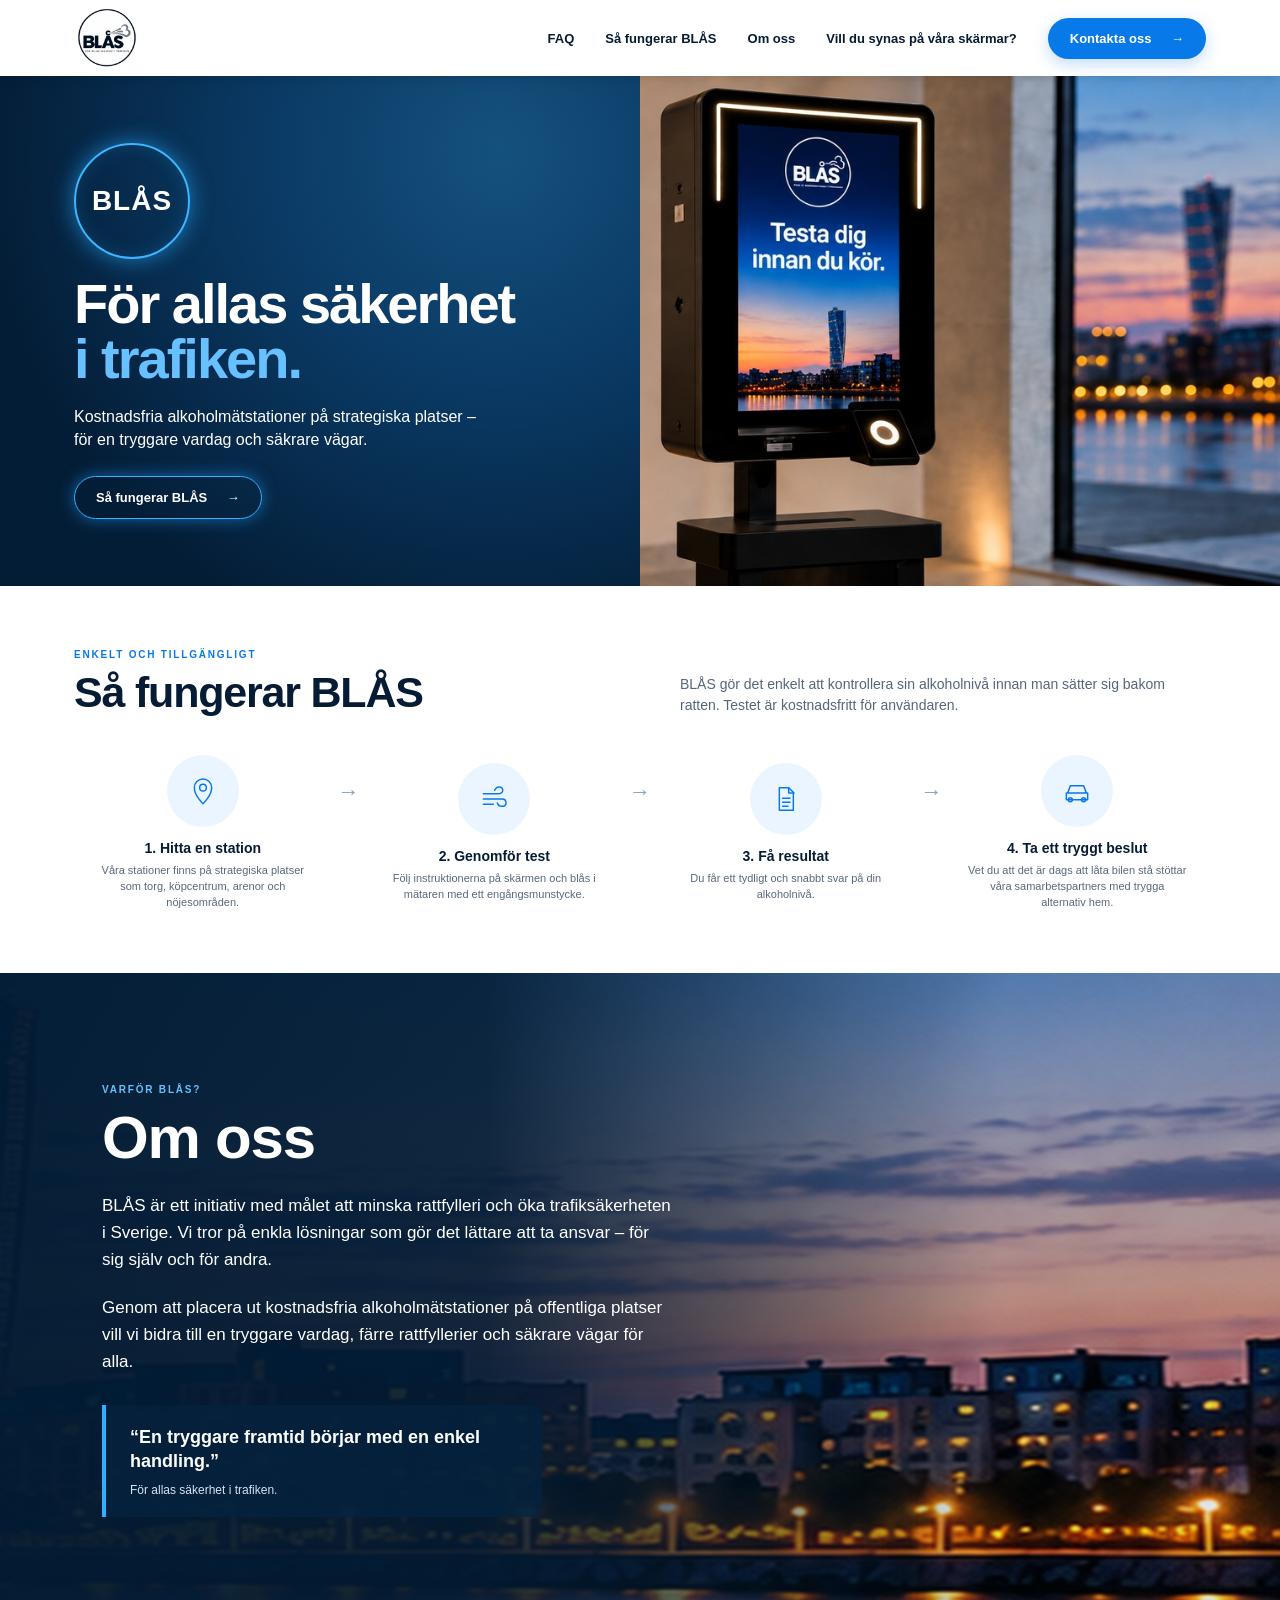
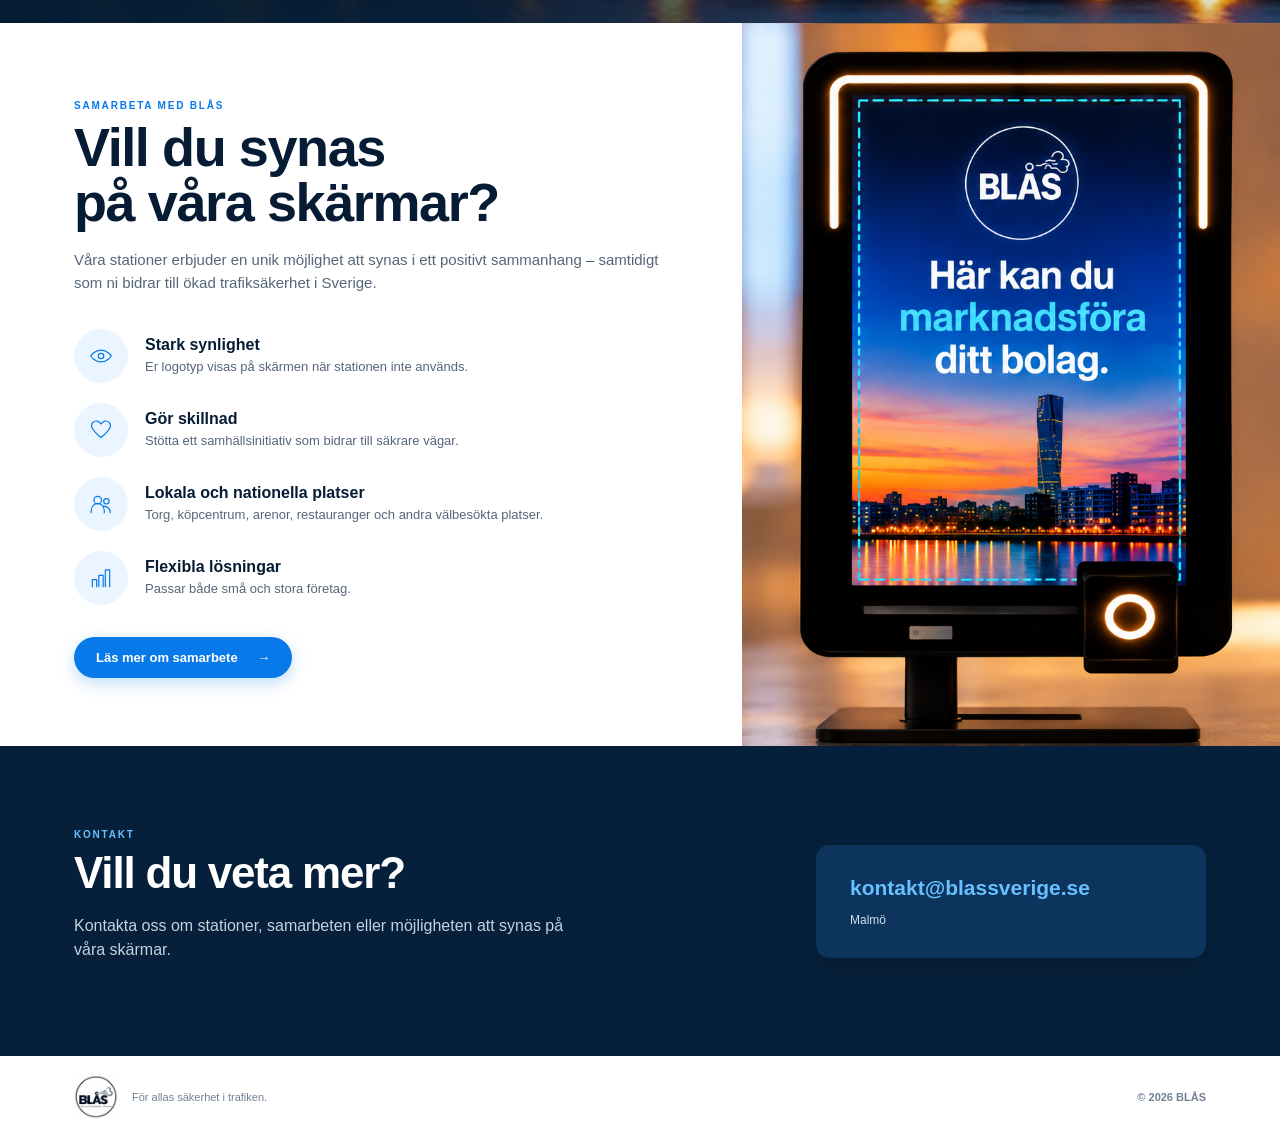
<file: index.html>
<!doctype html><html lang="sv"><head><meta charset="utf-8"><meta name="viewport" content="width=device-width,initial-scale=1"><title>BLÅS – För allas säkerhet i trafiken</title><link rel="stylesheet" href="style.css?v=20261009-new-image"></head><body>
<header class="top"><a href="index.html"><img src="logo.png" alt="BLÅS"></a><button class="mobile-menu-toggle" type="button" aria-label="Öppna menyn" aria-expanded="false" aria-controls="main-navigation"><span></span><span></span><span></span></button><nav id="main-navigation"><a href="fragor-och-svar.html">FAQ</a><a href="#sa-fungerar">Så fungerar BLÅS</a><a href="#om-oss">Om oss</a><a href="#synas">Vill du synas på våra skärmar?</a><a class="contact-btn" href="#kontakt">Kontakta oss <b>→</b></a></nav></header>
<main id="top">
<section class="hero"><div class="hero-copy"><div class="hero-mark">BLÅS</div><h1>För allas säkerhet<br><span>i trafiken.</span></h1><p>Kostnadsfria alkoholmätstationer på strategiska platser –<br>för en tryggare vardag och säkrare vägar.</p><a href="sa-fungerar-blas.html" class="outline-btn">Så fungerar BLÅS <b>→</b></a></div><div class="hero-image"></div></section>
<section class="how" id="sa-fungerar"><div class="section-head"><div><small>ENKELT OCH TILLGÄNGLIGT</small><h2>Så fungerar BLÅS</h2></div><p>BLÅS gör det enkelt att kontrollera sin alkoholnivå innan man sätter sig bakom ratten. Testet är kostnadsfritt för användaren.</p></div>
<div class="steps">
<div class="step"><div class="icon"><svg viewBox="0 0 48 48"><path d="M24 43S37 31 37 19a13 13 0 1 0-26 0c0 12 13 24 13 24z"/><circle cx="24" cy="19" r="5"/></svg></div><h3>1. Hitta en station</h3><p>Våra stationer finns på strategiska platser som torg, köpcentrum, arenor och nöjesområden.</p></div><div class="arrow">→</div>
<div class="step"><div class="icon"><svg viewBox="0 0 48 48"><path d="M8 16h23c8 0 8-10 1-10-4 0-6 2-7 5M8 24h28c8 0 8 11 0 11-4 0-6-2-7-5M8 32h15"/></svg></div><h3>2. Genomför test</h3><p>Följ instruktionerna på skärmen och blås i mätaren med ett engångsmunstycke.</p></div><div class="arrow">→</div>
<div class="step"><div class="icon"><svg viewBox="0 0 48 48"><path d="M14 7h14l7 7v27H14z"/><path d="M28 7v8h8M19 23h11M19 29h11M19 35h8"/></svg></div><h3>3. Få resultat</h3><p>Du får ett tydligt och snabbt svar på din alkoholnivå.</p></div><div class="arrow">→</div>
<div class="step"><div class="icon"><svg viewBox="0 0 48 48"><path d="M10 27l4-11h20l4 11M8 27h32v10H8z"/><circle cx="14" cy="37" r="3"/><circle cx="34" cy="37" r="3"/></svg></div><h3>4. Ta ett tryggt beslut</h3><p>Vet du att det är dags att låta bilen stå stöttar våra samarbetspartners med trygga alternativ hem.</p></div></div></section>
<section class="about" id="om-oss"><div class="about-inner"><small>VARFÖR BLÅS?</small><h2>Om oss</h2><p>BLÅS är ett initiativ med målet att minska rattfylleri och öka trafiksäkerheten i Sverige. Vi tror på enkla lösningar som gör det lättare att ta ansvar – för sig själv och för andra.</p><p>Genom att placera ut kostnadsfria alkoholmätstationer på offentliga platser vill vi bidra till en tryggare vardag, färre rattfyllerier och säkrare vägar för alla.</p><div class="quote"><strong>“En tryggare framtid börjar med en enkel handling.”</strong><span>För allas säkerhet i trafiken.</span></div></div></section>
<section class="advertise" id="synas">
  <div class="ad-copy">
    <small>SAMARBETA MED BLÅS</small>
    <h2>Vill du synas<br>på våra skärmar?</h2>
    <p class="lead">Våra stationer erbjuder en unik möjlighet att synas i ett positivt sammanhang – samtidigt som ni bidrar till ökad trafiksäkerhet i Sverige.</p>
    <div class="benefits">
      <div class="benefit"><div class="small-icon"><svg viewBox="0 0 48 48"><path d="M5 24s7-11 19-11 19 11 19 11-7 11-19 11S5 24 5 24z"/><circle cx="24" cy="24" r="5"/></svg></div><div><h3>Stark synlighet</h3><p>Er logotyp visas på skärmen när stationen inte används.</p></div></div>
      <div class="benefit"><div class="small-icon"><svg viewBox="0 0 48 48"><path d="M39 10c-5-5-12-2-15 3-3-5-10-8-15-3-6 6-1 15 15 28 16-13 21-22 15-28z"/></svg></div><div><h3>Gör skillnad</h3><p>Stötta ett samhällsinitiativ som bidrar till säkrare vägar.</p></div></div>
      <div class="benefit"><div class="small-icon"><svg viewBox="0 0 48 48"><circle cx="18" cy="17" r="7"/><circle cx="34" cy="19" r="5"/><path d="M6 40v-4c0-8 6-13 12-13s12 5 12 13v4M29 28c7 0 12 5 12 12"/></svg></div><div><h3>Lokala och nationella platser</h3><p>Torg, köpcentrum, arenor, restauranger och andra välbesökta platser.</p></div></div>
      <div class="benefit"><div class="small-icon"><svg viewBox="0 0 48 48"><path d="M8 40V27h8v13M20 40V19h8v21M32 40V9h8v31"/></svg></div><div><h3>Flexibla lösningar</h3><p>Passar både små och stora företag.</p></div></div>
    </div>
    <a href="samarbeta-med-blas.html" class="blue-btn">Läs mer om samarbete <b>→</b></a>
  </div>
  <div class="ad-visual" aria-label="Exempel på reklamplats på BLÅS-skärmen">
      
    </div>
</section>
<section class="contact" id="kontakt"><div><small>KONTAKT</small><h2>Vill du veta mer?</h2><p>Kontakta oss om stationer, samarbeten eller möjligheten att synas på våra skärmar.</p></div><div class="contact-card"><a href="mailto:kontakt@blassverige.se">kontakt@blassverige.se</a><span>Malmö</span></div></section>
</main><footer><img src="logo.png" alt="BLÅS"><span>För allas säkerhet i trafiken.</span><b>© 2026 BLÅS</b></footer><script src="mobile-menu.js?v=20261008"></script></body></html>
</file>
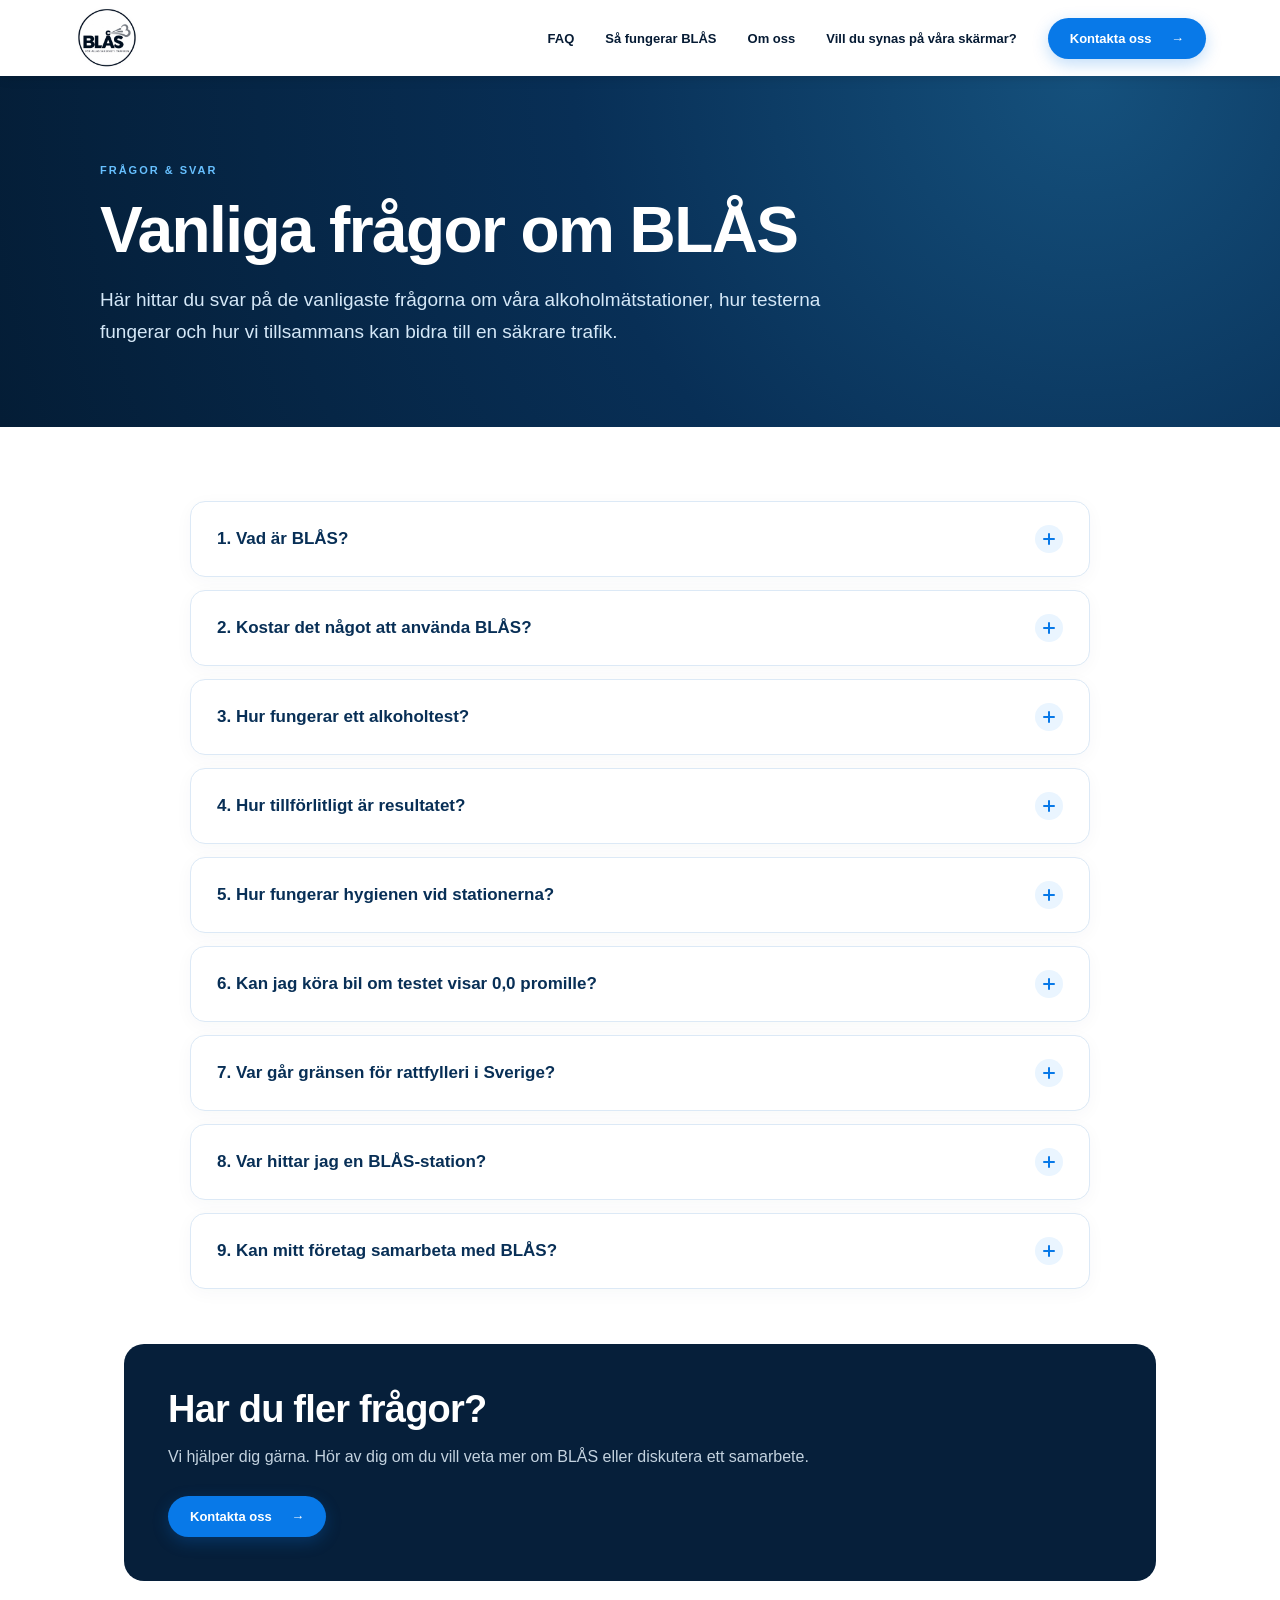
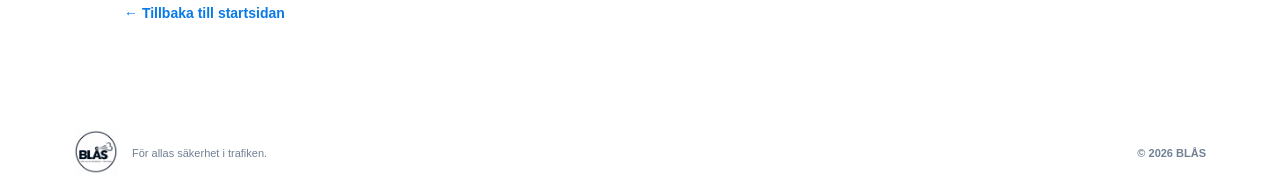
<file: fragor-och-svar.html>
<!doctype html><html lang="sv"><head><meta charset="utf-8"><meta name="viewport" content="width=device-width,initial-scale=1"><meta name="description" content="Vanliga frågor och svar om BLÅS, alkoholmätning, hygien och rattfyllerigränser."><title>Frågor &amp; svar | BLÅS</title><link rel="stylesheet" href="style.css?v=20261008-faq-round"></head><body>
<header class="top"><a href="index.html" aria-label="BLÅS – till startsidan"><img src="logo.png" alt="BLÅS"></a><button class="mobile-menu-toggle" type="button" aria-label="Öppna menyn" aria-expanded="false" aria-controls="main-navigation"><span></span><span></span><span></span></button><nav id="main-navigation"><a href="fragor-och-svar.html" aria-current="page">FAQ</a><a href="sa-fungerar-blas.html">Så fungerar BLÅS</a><a href="index.html#om-oss">Om oss</a><a href="samarbeta-med-blas.html">Vill du synas på våra skärmar?</a><a class="contact-btn" href="index.html#kontakt">Kontakta oss <b>→</b></a></nav></header>
<main><section class="subpage-hero"><div class="subpage-hero-inner"><small>FRÅGOR &amp; SVAR</small><h1>Vanliga frågor om BLÅS</h1><p>Här hittar du svar på de vanligaste frågorna om våra alkoholmätstationer, hur testerna fungerar och hur vi tillsammans kan bidra till en säkrare trafik.</p></div></section><div class="subpage-content"><div class="faq-list"><details class="faq-item"><summary><span>1. Vad är BLÅS?</span><span class="faq-toggle" aria-hidden="true"></span></summary><div class="faq-answer"><p>BLÅS är ett initiativ som vill göra alkoholmätning enkel och tillgänglig för alla. Genom kostnadsfria alkoholmätstationer på strategiska platser vill vi bidra till färre rattfyllerier och ökad trafiksäkerhet.</p></div></details>
<details class="faq-item"><summary><span>2. Kostar det något att använda BLÅS?</span><span class="faq-toggle" aria-hidden="true"></span></summary><div class="faq-answer"><p>Nej! Vår ambition är att alla ska kunna kontrollera sin alkoholnivå helt kostnadsfritt. Tjänsten finansieras genom samarbeten med företag och organisationer som vill bidra till ökad trafiksäkerhet.</p></div></details>
<details class="faq-item"><summary><span>3. Hur fungerar ett alkoholtest?</span><span class="faq-toggle" aria-hidden="true"></span></summary><div class="faq-answer"><p>Du följer instruktionerna på stationens skärm och blåser i ett engångsmunstycke. Instrumentet mäter alkoholhalten i utandningsluften och visar därefter ett resultat som ger dig en indikation på din alkoholnivå.</p></div></details>
<details class="faq-item"><summary><span>4. Hur tillförlitligt är resultatet?</span><span class="faq-toggle" aria-hidden="true"></span></summary><div class="faq-answer"><p>BLÅS använder tillförlitlig alkoholmätteknik från Dräger, en etablerad tillverkare vars utrustning även används av svenska myndigheter och andra professionella aktörer. Instrumentet är utformat för noggranna alkoholmätningar, men resultatet ska trots detta alltid betraktas som vägledande. Ingen mätning kan garantera att du får eller bör köra bil. Du som förare har alltid det yttersta ansvaret.</p></div></details>
<details class="faq-item"><summary><span>5. Hur fungerar hygienen vid stationerna?</span><span class="faq-toggle" aria-hidden="true"></span></summary><div class="faq-answer"><p>Hygien och säkerhet är viktigt för oss. Därför använder BLÅS engångsmunstycken som är avsedda för en enda användning. Efter genomfört test kasserar du enkelt det använda munstycket i avfallspåsen som finns placerad under stationen. På så sätt får varje användare ett nytt munstycke inför sitt test.</p></div></details>
<details class="faq-item"><summary><span>6. Kan jag köra bil om testet visar 0,0 promille?</span><span class="faq-toggle" aria-hidden="true"></span></summary><div class="faq-answer"><p>Ett resultat på 0,0 promille innebär att instrumentet inte har registrerat någon alkohol över sin aktuella mätgräns. Även om BLÅS använder tillförlitlig mätteknik är resultatet aldrig en garanti för att du är körduglig eller att du uppfyller alla lagens krav. Andra faktorer kan också påverka din körförmåga. Är du osäker ska du alltid låta bilen stå.</p></div></details>
<details class="faq-item"><summary><span>7. Var går gränsen för rattfylleri i Sverige?</span><span class="faq-toggle" aria-hidden="true"></span></summary><div class="faq-answer"><p>I Sverige går gränsen för rattfylleri vid 0,2 promille alkohol i blodet. Vid 1,0 promille räknas det som grovt rattfylleri. Det är viktigt att komma ihåg att alkohol kan påverka din körförmåga även vid lägre nivåer. BLÅS använder tillförlitlig mätteknik, men resultatet ska alltid betraktas som vägledande och är aldrig en garanti för att du kan köra lagligt eller säkert.</p></div></details>
<details class="faq-item"><summary><span>8. Var hittar jag en BLÅS-station?</span><span class="faq-toggle" aria-hidden="true"></span></summary><div class="faq-answer"><p>Vi arbetar med att etablera BLÅS på strategiska platser som restauranger, nöjesområden, arenor och andra offentliga miljöer. Information om tillgängliga stationer kommer att publiceras på vår hemsida i takt med att de etableras.</p></div></details>
<details class="faq-item"><summary><span>9. Kan mitt företag samarbeta med BLÅS?</span><span class="faq-toggle" aria-hidden="true"></span></summary><div class="faq-answer"><p>Absolut! Vi välkomnar företag, kommuner, arenor, restauranger och andra organisationer som vill bidra till ökad trafiksäkerhet. Genom ett samarbete kan ni synas på våra digitala skärmar samtidigt som ni hjälper oss att hålla alkoholtesterna kostnadsfria. Vi erbjuder flexibla lösningar som kan anpassas efter era önskemål. Kontakta oss gärna så berättar vi mer!</p></div></details></div><div class="subpage-cta"><h2>Har du fler frågor?</h2><p>Vi hjälper dig gärna. Hör av dig om du vill veta mer om BLÅS eller diskutera ett samarbete.</p><a class="blue-btn" href="index.html#kontakt">Kontakta oss <b>→</b></a></div><a class="subpage-back" href="index.html">← Tillbaka till startsidan</a></div></main><footer><a href="index.html" aria-label="Till startsidan"><img src="logo.png" alt="BLÅS"></a><span>För allas säkerhet i trafiken.</span><b>© 2026 BLÅS</b></footer><script src="mobile-menu.js?v=20261008"></script></body></html>
</file>
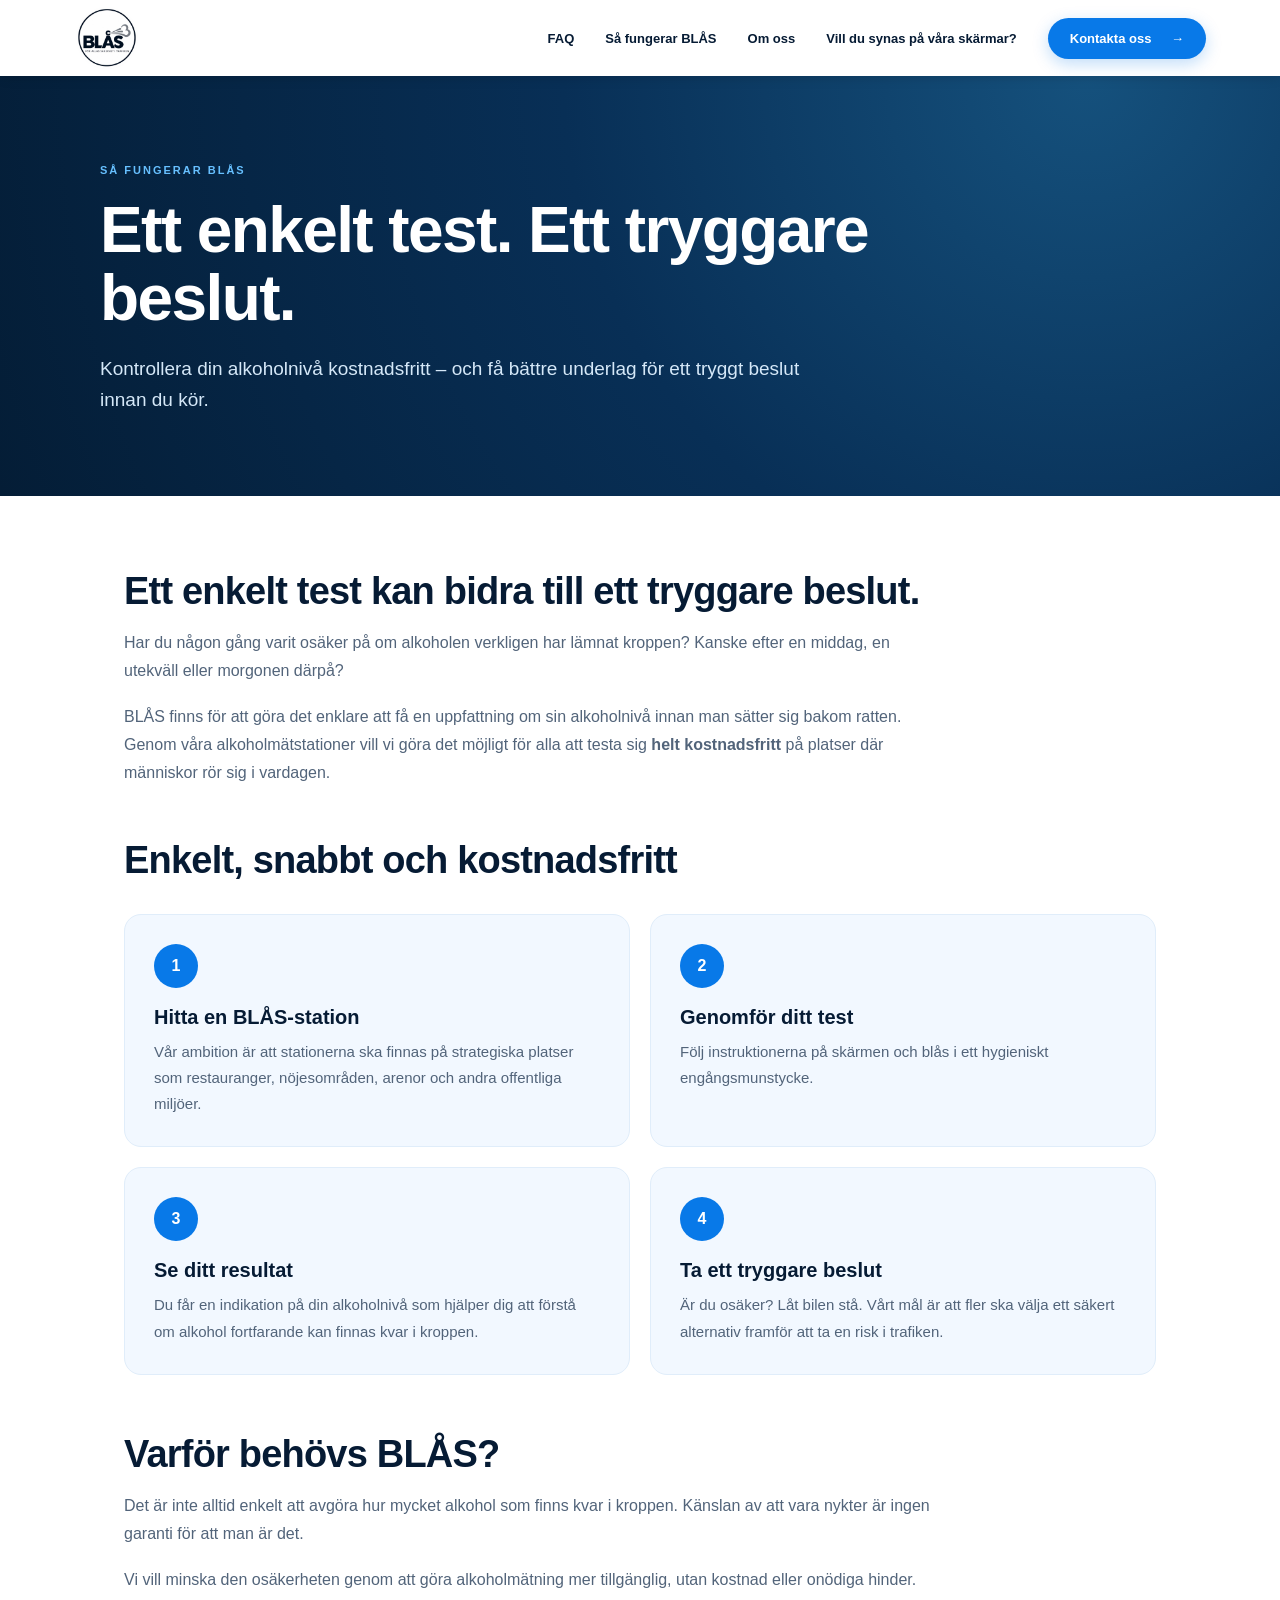
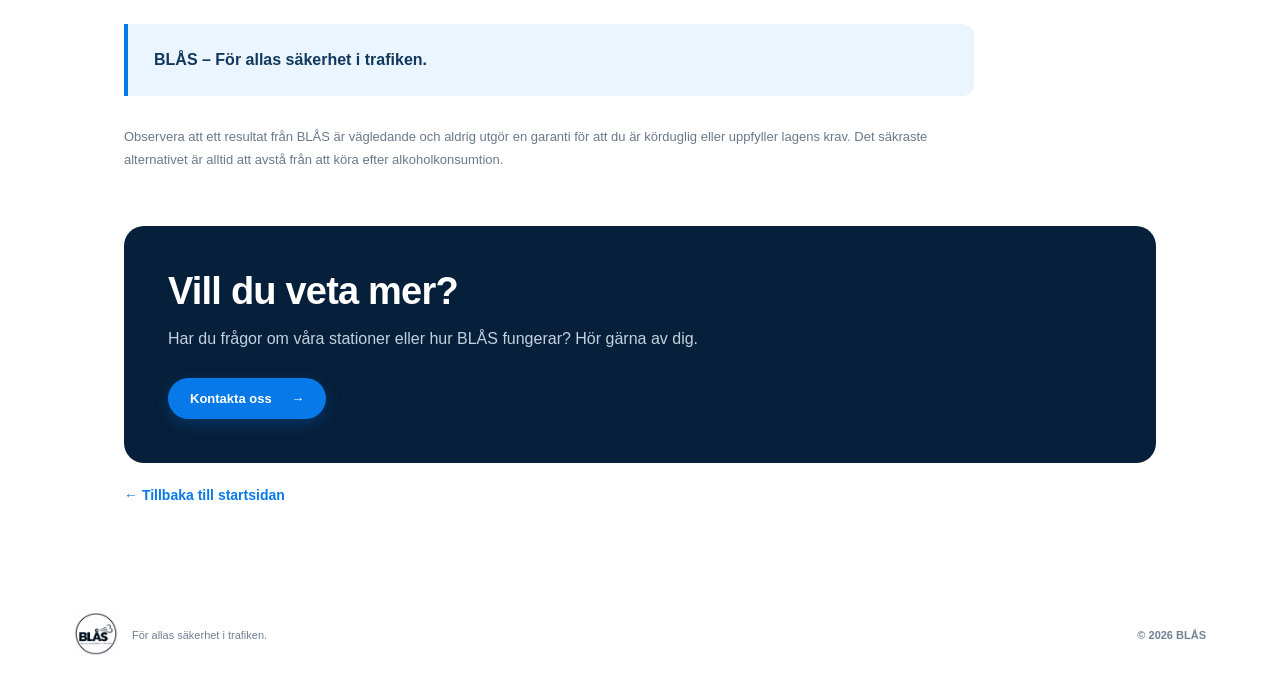
<file: sa-fungerar-blas.html>
<!doctype html><html lang="sv"><head><meta charset="utf-8"><meta name="viewport" content="width=device-width,initial-scale=1"><meta name="description" content="Kontrollera din alkoholnivå kostnadsfritt – och få bättre underlag för ett tryggt beslut innan du kör."><title>Så fungerar BLÅS | BLÅS</title><link rel="stylesheet" href="style.css?v=20261008-faq-round"></head><body><header class="top"><a href="index.html" aria-label="BLÅS – till startsidan"><img src="logo.png" alt="BLÅS"></a><button class="mobile-menu-toggle" type="button" aria-label="Öppna menyn" aria-expanded="false" aria-controls="main-navigation"><span></span><span></span><span></span></button><nav id="main-navigation"><a href="fragor-och-svar.html">FAQ</a><a href="sa-fungerar-blas.html">Så fungerar BLÅS</a><a href="index.html#om-oss">Om oss</a><a href="samarbeta-med-blas.html">Vill du synas på våra skärmar?</a><a class="contact-btn" href="index.html#kontakt">Kontakta oss <b>→</b></a></nav></header><main><section class="subpage-hero"><div class="subpage-hero-inner"><small>SÅ FUNGERAR BLÅS</small><h1>Ett enkelt test. Ett tryggare beslut.</h1><p>Kontrollera din alkoholnivå kostnadsfritt – och få bättre underlag för ett tryggt beslut innan du kör.</p></div></section><div class="subpage-content"><div class="subpage-intro"><h2>Ett enkelt test kan bidra till ett tryggare beslut.</h2><p>Har du någon gång varit osäker på om alkoholen verkligen har lämnat kroppen? Kanske efter en middag, en utekväll eller morgonen därpå?</p><p>BLÅS finns för att göra det enklare att få en uppfattning om sin alkoholnivå innan man sätter sig bakom ratten. Genom våra alkoholmätstationer vill vi göra det möjligt för alla att testa sig <strong>helt kostnadsfritt</strong> på platser där människor rör sig i vardagen.</p></div><h2>Enkelt, snabbt och kostnadsfritt</h2><div class="subpage-grid"><div class="subpage-card"><div class="number">1</div><h3>Hitta en BLÅS-station</h3><p>Vår ambition är att stationerna ska finnas på strategiska platser som restauranger, nöjesområden, arenor och andra offentliga miljöer.</p></div><div class="subpage-card"><div class="number">2</div><h3>Genomför ditt test</h3><p>Följ instruktionerna på skärmen och blås i ett hygieniskt engångsmunstycke.</p></div><div class="subpage-card"><div class="number">3</div><h3>Se ditt resultat</h3><p>Du får en indikation på din alkoholnivå som hjälper dig att förstå om alkohol fortfarande kan finnas kvar i kroppen.</p></div><div class="subpage-card"><div class="number">4</div><h3>Ta ett tryggare beslut</h3><p>Är du osäker? Låt bilen stå. Vårt mål är att fler ska välja ett säkert alternativ framför att ta en risk i trafiken.</p></div></div><div class="subpage-section"><h2>Varför behövs BLÅS?</h2><p>Det är inte alltid enkelt att avgöra hur mycket alkohol som finns kvar i kroppen. Känslan av att vara nykter är ingen garanti för att man är det.</p><p>Vi vill minska den osäkerheten genom att göra alkoholmätning mer tillgänglig, utan kostnad eller onödiga hinder.</p><div class="subpage-highlight"><p><strong>BLÅS – För allas säkerhet i trafiken.</strong></p></div><p class="subpage-note">Observera att ett resultat från BLÅS är vägledande och aldrig utgör en garanti för att du är körduglig eller uppfyller lagens krav. Det säkraste alternativet är alltid att avstå från att köra efter alkoholkonsumtion.</p></div><div class="subpage-cta"><h2>Vill du veta mer?</h2><p>Har du frågor om våra stationer eller hur BLÅS fungerar? Hör gärna av dig.</p><a class="blue-btn" href="index.html#kontakt">Kontakta oss <b>→</b></a></div><a class="subpage-back" href="index.html">← Tillbaka till startsidan</a></div></main><footer><a href="index.html" aria-label="Till startsidan"><img src="logo.png" alt="BLÅS"></a><span>För allas säkerhet i trafiken.</span><b>© 2026 BLÅS</b></footer><script src="mobile-menu.js?v=20261008"></script></body></html>
</file>
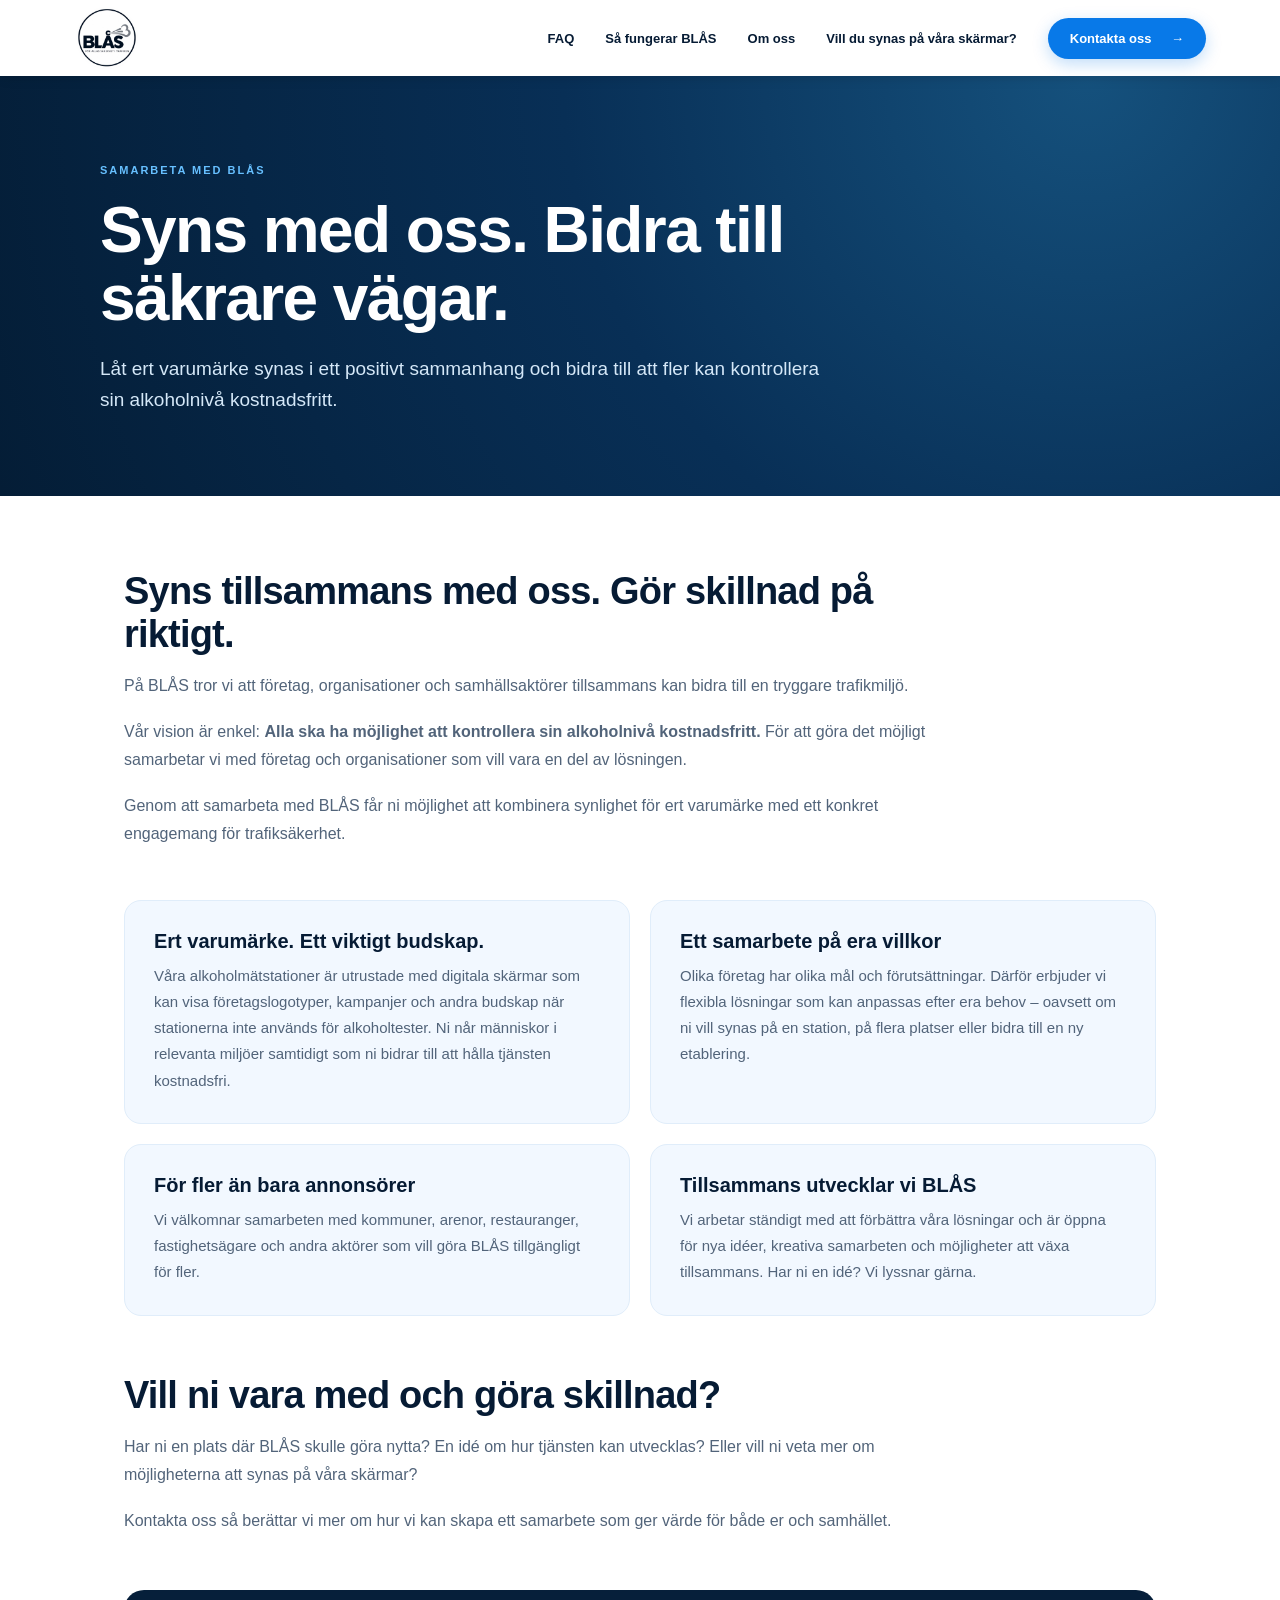
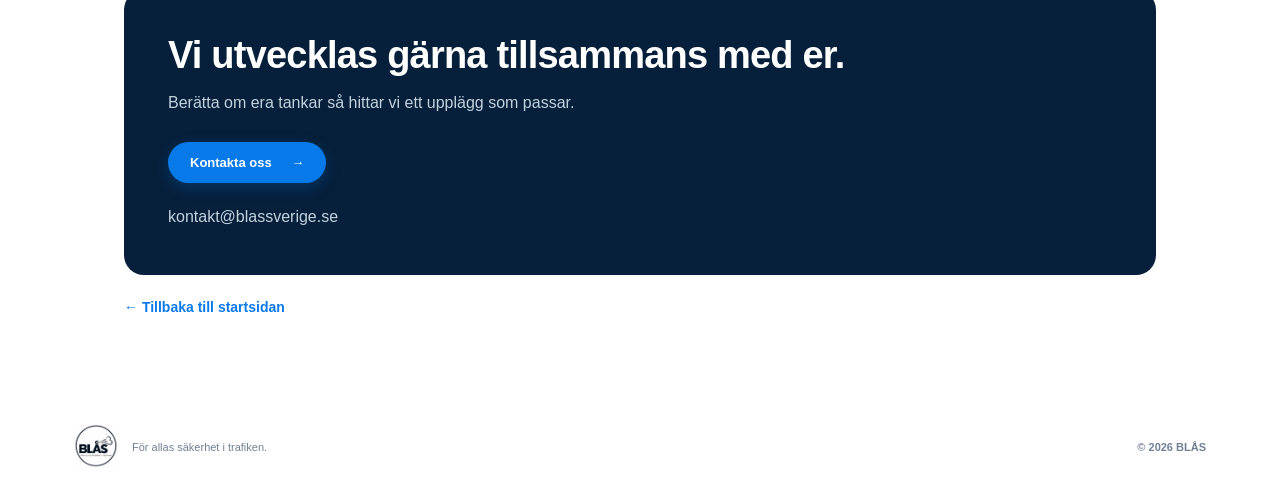
<file: samarbeta-med-blas.html>
<!doctype html><html lang="sv"><head><meta charset="utf-8"><meta name="viewport" content="width=device-width,initial-scale=1"><meta name="description" content="Låt ert varumärke synas i ett positivt sammanhang och bidra till att fler kan kontrollera sin alkoholnivå kostnadsfritt."><title>Samarbeta med BLÅS | BLÅS</title><link rel="stylesheet" href="style.css?v=20261008-faq-round"></head><body><header class="top"><a href="index.html" aria-label="BLÅS – till startsidan"><img src="logo.png" alt="BLÅS"></a><button class="mobile-menu-toggle" type="button" aria-label="Öppna menyn" aria-expanded="false" aria-controls="main-navigation"><span></span><span></span><span></span></button><nav id="main-navigation"><a href="fragor-och-svar.html">FAQ</a><a href="sa-fungerar-blas.html">Så fungerar BLÅS</a><a href="index.html#om-oss">Om oss</a><a href="samarbeta-med-blas.html">Vill du synas på våra skärmar?</a><a class="contact-btn" href="index.html#kontakt">Kontakta oss <b>→</b></a></nav></header><main><section class="subpage-hero"><div class="subpage-hero-inner"><small>SAMARBETA MED BLÅS</small><h1>Syns med oss. Bidra till säkrare vägar.</h1><p>Låt ert varumärke synas i ett positivt sammanhang och bidra till att fler kan kontrollera sin alkoholnivå kostnadsfritt.</p></div></section><div class="subpage-content"><div class="subpage-intro"><h2>Syns tillsammans med oss. Gör skillnad på riktigt.</h2><p>På BLÅS tror vi att företag, organisationer och samhällsaktörer tillsammans kan bidra till en tryggare trafikmiljö.</p><p>Vår vision är enkel: <strong>Alla ska ha möjlighet att kontrollera sin alkoholnivå kostnadsfritt.</strong> För att göra det möjligt samarbetar vi med företag och organisationer som vill vara en del av lösningen.</p><p>Genom att samarbeta med BLÅS får ni möjlighet att kombinera synlighet för ert varumärke med ett konkret engagemang för trafiksäkerhet.</p></div><div class="subpage-grid"><div class="subpage-card"><h3>Ert varumärke. Ett viktigt budskap.</h3><p>Våra alkoholmätstationer är utrustade med digitala skärmar som kan visa företagslogotyper, kampanjer och andra budskap när stationerna inte används för alkoholtester. Ni når människor i relevanta miljöer samtidigt som ni bidrar till att hålla tjänsten kostnadsfri.</p></div><div class="subpage-card"><h3>Ett samarbete på era villkor</h3><p>Olika företag har olika mål och förutsättningar. Därför erbjuder vi flexibla lösningar som kan anpassas efter era behov – oavsett om ni vill synas på en station, på flera platser eller bidra till en ny etablering.</p></div><div class="subpage-card"><h3>För fler än bara annonsörer</h3><p>Vi välkomnar samarbeten med kommuner, arenor, restauranger, fastighetsägare och andra aktörer som vill göra BLÅS tillgängligt för fler.</p></div><div class="subpage-card"><h3>Tillsammans utvecklar vi BLÅS</h3><p>Vi arbetar ständigt med att förbättra våra lösningar och är öppna för nya idéer, kreativa samarbeten och möjligheter att växa tillsammans. Har ni en idé? Vi lyssnar gärna.</p></div></div><div class="subpage-section"><h2>Vill ni vara med och göra skillnad?</h2><p>Har ni en plats där BLÅS skulle göra nytta? En idé om hur tjänsten kan utvecklas? Eller vill ni veta mer om möjligheterna att synas på våra skärmar?</p><p>Kontakta oss så berättar vi mer om hur vi kan skapa ett samarbete som ger värde för både er och samhället.</p></div><div class="subpage-cta"><h2>Vi utvecklas gärna tillsammans med er.</h2><p>Berätta om era tankar så hittar vi ett upplägg som passar.</p><a class="blue-btn" href="index.html#kontakt">Kontakta oss <b>→</b></a><p style="margin-top:20px;margin-bottom:0"><a href="mailto:kontakt@blassverige.se">kontakt@blassverige.se</a></p></div><a class="subpage-back" href="index.html">← Tillbaka till startsidan</a></div></main><footer><a href="index.html" aria-label="Till startsidan"><img src="logo.png" alt="BLÅS"></a><span>För allas säkerhet i trafiken.</span><b>© 2026 BLÅS</b></footer><script src="mobile-menu.js?v=20261008"></script></body></html>
</file>
<file: style.css>
*{box-sizing:border-box}html{scroll-behavior:smooth}body{margin:0;font-family:Arial,Helvetica,sans-serif;color:#061b34;background:#fff}a{text-decoration:none;color:inherit}.top{height:76px;max-width:1180px;margin:auto;padding:0 24px;display:flex;align-items:center;justify-content:space-between;background:#fff}.top>a img{display:block;width:62px;height:62px;object-fit:contain}.top nav{display:flex;align-items:center;gap:31px;font-size:13px;font-weight:700}.contact-btn,.blue-btn{background:#0879e8;color:#fff;padding:13px 22px;border-radius:28px;box-shadow:0 5px 16px rgba(8,121,232,.25)}.contact-btn b,.blue-btn b,.outline-btn b{margin-left:16px}.hero{height:510px;display:grid;grid-template-columns:1fr 1fr}.hero-copy{background:radial-gradient(circle at 78% 15%,#15517d 0,#0a3a65 35%,#041d36 78%);color:#fff;padding-left:max(24px,calc((100vw - 1180px)/2 + 24px));display:flex;flex-direction:column;justify-content:center;align-items:flex-start}.hero-mark{width:116px;height:116px;border:2px solid #3db6ff;border-radius:50%;display:grid;place-items:center;font-size:28px;font-weight:800;letter-spacing:1px;box-shadow:0 0 22px rgba(40,170,255,.65),inset 0 0 18px rgba(40,170,255,.18);margin-bottom:18px}.hero h1{font-size:56px;line-height:.98;letter-spacing:-2px;margin:0 0 18px}.hero h1 span{color:#67c0ff}.hero p{font-size:16px;line-height:1.45;margin:0 0 24px}.outline-btn{border:1px solid #35afff;color:#fff;border-radius:28px;padding:13px 21px;font-size:13px;font-weight:700;box-shadow:0 0 16px rgba(31,160,255,.55)}.hero-image{background:url('hero-user-v3.jpg') center/cover no-repeat}.how{max-width:1180px;margin:auto;padding:58px 24px 62px;scroll-margin-top:16px}.section-head{display:grid;grid-template-columns:1fr 1fr;gap:80px;align-items:end}.section-head small,.about small,.advertise small,.contact small{color:#0879e8;font-weight:800;font-size:10px;letter-spacing:1.8px}.section-head h2,.about h2,.advertise h2,.contact h2{margin:6px 0 0;font-size:43px;letter-spacing:-1.2px}.section-head>p{margin:0;color:#56667a;font-size:14px;line-height:1.55}.steps{margin-top:38px;display:grid;grid-template-columns:1fr 34px 1fr 34px 1fr 34px 1fr;align-items:start;text-align:center}.step{max-width:220px;margin:auto}.icon{width:72px;height:72px;border-radius:50%;background:#eaf5ff;margin:0 auto 13px;display:grid;place-items:center}.icon svg,.small-icon svg{display:block;width:32px;height:32px;fill:none!important;stroke:#0879e8!important;stroke-width:2.2;stroke-linecap:round;stroke-linejoin:round}.step h3{font-size:14px;margin:0 0 7px}.step p{font-size:11px;line-height:1.45;color:#59697d;margin:0}.arrow{color:#88a2bd;font-size:22px;padding-top:24px}.about{height:650px;background-image:linear-gradient(90deg,rgba(2,27,51,.96) 0%,rgba(2,27,51,.90) 38%,rgba(2,27,51,.52) 58%,rgba(2,27,51,.10) 78%),url('malmo-pure-v3.jpg');background-size:cover;background-position:center;display:flex;align-items:center;scroll-margin-top:0}.about-inner{width:1180px;margin:auto;padding:0 24px 0 52px;color:#fff}.about small{color:#67c0ff}.about h2{font-size:60px}.about p{max-width:570px;font-size:17px;line-height:1.6;margin:20px 0 0}.quote{margin-top:30px;width:440px;padding:20px 24px;border-left:4px solid #2eafff;background:rgba(4,33,61,.82);border-radius:0 9px 9px 0}.quote strong{display:block;font-size:18px;line-height:1.35}.quote span{display:block;margin-top:9px;font-size:12px;color:#d4e4f2}.advertise{min-height:680px;display:grid;grid-template-columns:58% 42%;background:#fff;scroll-margin-top:0}
.ad-copy{padding:72px 54px 68px max(24px,calc((100vw - 1180px)/2 + 24px))}
.advertise small{color:#0879e8;font-weight:800;font-size:10px;letter-spacing:1.8px}
.advertise h2{margin:7px 0 0;font-size:54px;line-height:1.02;letter-spacing:-1.4px}
.lead{max-width:610px;color:#56667a;font-size:15px;line-height:1.55;margin:18px 0 0}
.benefits{display:flex;flex-direction:column;gap:20px;margin:35px 0 32px;max-width:590px}
.benefit{display:flex;gap:17px;align-items:center}
.small-icon{width:54px;height:54px;flex:0 0 54px;border-radius:50%;background:#eaf5ff;display:grid;place-items:center}
.small-icon svg{display:block;width:26px;height:26px;fill:none!important;stroke:#0879e8!important;stroke-width:2.2;stroke-linecap:round;stroke-linejoin:round}
.benefit h3{font-size:16px;margin:0 0 4px}
.benefit p{font-size:13px;line-height:1.42;color:#56667a;margin:0}
.blue-btn{display:inline-block;font-size:13px;font-weight:700}
.ad-visual{min-height:680px;background-image:url('wide_shallow_depth_of_field_interior_scene_with_a.png?v=3');background-size:cover;background-position:center;position:relative;overflow:hidden}
  

.market-area span{color:#fff;font-size:27px;line-height:1.12;font-weight:800;text-shadow:0 2px 8px rgba(0,0,0,.45)}
.contact{min-height:310px;background:#061f3a;color:#fff;padding:65px max(24px,calc((100vw - 1180px)/2 + 24px));display:grid;grid-template-columns:1fr 1fr;gap:60px;align-items:center}.contact small{color:#67c0ff}.contact h2{font-size:44px}.contact p{color:#c3d2df;max-width:520px;line-height:1.5}.contact-card{justify-self:end;min-width:390px;padding:31px 34px;border-radius:14px;background:#0c345d;box-shadow:0 10px 28px rgba(0,0,0,.12)}.contact-card a{display:block;color:#67c0ff;font-size:21px;font-weight:800}.contact-card span{display:block;margin-top:13px;color:#d1deea;font-size:12px}footer{height:82px;max-width:1180px;margin:auto;padding:0 24px;display:flex;align-items:center;gap:14px;color:#718094;font-size:11px}footer img{width:44px;height:44px;object-fit:contain}footer b{margin-left:auto}@media(max-width:800px){
.top{height:auto;min-height:72px;align-items:flex-start;padding-top:9px;padding-bottom:10px}
.top nav{flex-wrap:wrap;justify-content:flex-end;gap:10px 16px;font-size:11px;max-width:75%}
.contact-btn{padding:9px 14px}
.hero{height:auto;grid-template-columns:1fr}
.hero-copy{min-height:480px;padding:45px 25px}
.hero-image{height:390px}
.hero h1{font-size:45px}
.section-head{grid-template-columns:1fr;gap:18px}
.steps{grid-template-columns:1fr;gap:12px}
.arrow{transform:rotate(90deg);padding:0}
.about{height:auto;min-height:650px;background-position:center}
.about-inner{padding:60px 30px}
.about h2{font-size:43px}
.about p{font-size:15px}
.quote{width:100%;max-width:440px}
.advertise{grid-template-columns:1fr;min-height:0}
.ad-copy{padding:58px 25px}
.advertise h2{font-size:43px}
.ad-visual{min-height:520px;background-position:center}.market-area span{font-size:22px}
.benefits{gap:18px}
.contact{grid-template-columns:1fr}
.contact-card{justify-self:stretch;min-width:0}
footer{flex-wrap:wrap}
}
/* Menyn följer med vid scrollning */
.top{position:sticky;top:0;z-index:1000}
html{scroll-padding-top:86px}

.top::before{content:"";position:absolute;z-index:-1;left:50%;transform:translateX(-50%);width:100vw;top:0;bottom:0;background:#fff;box-shadow:0 1px 8px rgba(0,0,0,.06)}

/* BLÅS uppdatering: fast navigering, synlig under scroll */
body{padding-top:76px}
header.top{position:fixed!important;top:0!important;left:0!important;right:0!important;width:100%!important;max-width:none!important;height:76px!important;margin:0!important;padding:0 max(24px,calc((100vw - 1180px)/2 + 24px))!important;background:#fff!important;z-index:99999!important;box-shadow:0 2px 12px rgba(0,0,0,.09)}
html{scroll-padding-top:76px}
@media(max-width:800px){body{padding-top:90px}header.top{height:90px!important;padding:8px 16px!important;align-items:center!important}html{scroll-padding-top:90px}}

/* Bild 2 visas rakt framifrån, utan överlagrad text */
.ad-visual{background-image:url('wide_shallow_depth_of_field_interior_scene_with_a.png?v=3');background-position:75% center;background-size:cover}
/* Mjuk blå ljuseffekt på alla klickbara länkar och knappar */
a{transition:color .22s ease,background-color .22s ease,box-shadow .22s ease,transform .22s ease,filter .22s ease}
.top nav a:not(.contact-btn):hover,.top nav a:not(.contact-btn):focus-visible{color:#0879e8;text-shadow:0 0 12px rgba(0,140,255,.35)}
.contact-btn:hover,.contact-btn:focus-visible,.blue-btn:hover,.blue-btn:focus-visible{background:#1399ff;box-shadow:0 7px 25px rgba(0,130,255,.48),0 0 13px rgba(42,174,255,.38);transform:translateY(-2px)}
.outline-btn:hover,.outline-btn:focus-visible{background:rgba(25,148,241,.22);box-shadow:0 0 24px rgba(43,171,255,.85),inset 0 0 12px rgba(43,171,255,.18);transform:translateY(-2px)}
.contact-card a:hover,.contact-card a:focus-visible{color:#fff;text-shadow:0 0 14px rgba(67,187,255,.85)}
.top>a:hover img,.top>a:focus-visible img{filter:drop-shadow(0 0 9px rgba(28,157,255,.65))}
a:focus-visible{outline:2px solid #52b9ff;outline-offset:4px}
@media(prefers-reduced-motion:reduce){a{transition:none}.contact-btn:hover,.blue-btn:hover,.outline-btn:hover{transform:none}}

/* Hover – tydligt blått sken på alla interaktiva länkar */
header.top nav a, .outline-btn, .blue-btn, .contact-card a, footer a {transition:all .2s ease!important}
header.top nav a:not(.contact-btn):hover {color:#078dff!important;text-shadow:0 0 13px rgba(0,150,255,.7)!important;transform:translateY(-2px)}
header.top nav .contact-btn:hover, .blue-btn:hover {background:#21a7ff!important;box-shadow:0 0 0 3px rgba(33,167,255,.22),0 0 28px rgba(0,142,255,.75)!important;transform:translateY(-3px)!important}
.outline-btn:hover {background:#0d79c8!important;box-shadow:0 0 0 3px rgba(72,184,255,.2),0 0 30px rgba(72,184,255,.85)!important;transform:translateY(-3px)!important}
.contact-card a:hover {color:#fff!important;text-shadow:0 0 16px #32aeff!important}

/* Undersidor – använder startsidans visuella språk */
.subpage-hero{background:radial-gradient(circle at 85% 0%,#15517d,#082f56 45%,#041d36 100%);color:#fff;padding:84px 24px 80px}
.subpage-hero-inner{max-width:1080px;margin:auto}
.subpage-hero small,.subpage-content small{color:#67c0ff;font-size:11px;letter-spacing:2px;font-weight:800}
.subpage-hero h1{font-size:clamp(39px,6vw,64px);line-height:1.07;letter-spacing:-1.6px;margin:18px 0 20px;max-width:850px}
.subpage-hero p{font-size:clamp(16px,2vw,19px);line-height:1.65;color:#d5e8f8;max-width:730px;margin:0}
.subpage-content{max-width:1080px;margin:auto;padding:74px 24px 90px}
.subpage-content h2{font-size:clamp(27px,4vw,38px);letter-spacing:-.8px;margin:0 0 16px}
.subpage-content h3{font-size:20px;margin:0 0 10px}
.subpage-content p{color:#52647a;line-height:1.75;font-size:16px;margin:0 0 18px}
.subpage-intro{max-width:810px;margin-bottom:52px}
.subpage-grid{display:grid;grid-template-columns:repeat(2,minmax(0,1fr));gap:20px;margin:32px 0 58px}
.subpage-card{background:#f2f8ff;border:1px solid #e0edfa;border-radius:17px;padding:29px}
.subpage-card .number{display:grid;place-items:center;width:44px;height:44px;background:#0879e8;color:white;border-radius:50%;font-weight:800;margin-bottom:18px}
.subpage-card p{font-size:15px;margin:0}
.subpage-section{max-width:850px;margin:0 0 52px}
.subpage-highlight{background:#eaf5ff;border-left:4px solid #0879e8;border-radius:0 12px 12px 0;padding:22px 26px;margin:30px 0}
.subpage-highlight p{margin:0;color:#12385e}
.subpage-cta{background:#061f3a;color:white;border-radius:20px;padding:44px;margin-top:55px}
.subpage-cta h2{margin-bottom:12px}.subpage-cta p{color:#c3d2df;max-width:650px;margin-bottom:25px}
.subpage-note{font-size:13px!important;color:#69798b!important;margin-top:28px!important}
.subpage-back{display:inline-block;margin-top:24px;color:#0879e8;font-size:14px;font-weight:700}
.subpage-back:hover{text-decoration:underline}
@media(max-width:700px){.subpage-hero{padding:60px 24px}.subpage-content{padding:48px 24px 65px}.subpage-grid{grid-template-columns:1fr}.subpage-cta{padding:30px 24px}}

/* Frågor och svar */
.faq-list{max-width:900px;margin:0 auto 45px;display:grid;gap:13px}
.faq-item{background:#fff;border:1px solid #dce9f6;border-radius:15px;overflow:hidden;box-shadow:0 4px 18px rgba(8,43,80,.035);transition:border-color .2s,box-shadow .2s}
.faq-item:hover,.faq-item:focus-within{border-color:#83c5ff;box-shadow:0 6px 22px rgba(0,121,232,.11)}
.faq-item[open]{border-color:#8cc9ff;box-shadow:0 8px 28px rgba(0,121,232,.1)}
.faq-item summary{display:flex;justify-content:space-between;align-items:center;gap:18px;cursor:pointer;list-style:none;padding:23px 26px;color:#082f56;font-weight:750;font-size:17px;line-height:1.4}
.faq-item summary::-webkit-details-marker{display:none}
.faq-item summary:focus-visible{outline:3px solid #55b5ff;outline-offset:-3px}
.faq-toggle{flex:0 0 28px;height:28px;border-radius:50%;background:#eaf5ff;position:relative}
.faq-toggle:before,.faq-toggle:after{content:"";position:absolute;background:#0879e8;top:13px;left:8px;width:12px;height:2px;border-radius:2px}
.faq-toggle:after{transform:rotate(90deg);transition:transform .2s}
.faq-item[open] .faq-toggle:after{transform:rotate(0)}
.faq-answer{padding:0 26px 23px;max-width:820px}
.faq-answer p{margin:0;color:#52647a;line-height:1.75}
@media(max-width:1100px){header.top nav{gap:12px}header.top nav a{font-size:12px}}
@media(max-width:700px){.faq-item summary{padding:19px;font-size:15px}.faq-answer{padding:0 19px 19px}}

/* Mobilmeny: endast mobil och små surfplattor */
.mobile-menu-toggle{display:none}
@media(max-width:900px){
 body{padding-top:76px!important}
 header.top{height:76px!important;min-height:76px!important;padding:0 20px!important;align-items:center!important;justify-content:space-between!important;flex-wrap:nowrap!important}
 header.top>a img{width:60px;height:60px}
 .mobile-menu-toggle{display:flex;flex-direction:column;justify-content:center;align-items:center;gap:5px;width:46px;height:44px;background:#eaf5ff;border:1px solid #c8e6ff;border-radius:12px;cursor:pointer;flex-shrink:0;transition:background .2s,box-shadow .2s}
 .mobile-menu-toggle span{width:22px;height:2.5px;border-radius:2px;background:#0879e8;transition:transform .2s,opacity .2s}
 .mobile-menu-toggle:hover,.mobile-menu-toggle:focus-visible{background:#d8efff;box-shadow:0 0 15px rgba(0,145,255,.3)}
 .mobile-menu-toggle[aria-expanded="true"] span:nth-child(1){transform:translateY(7.5px) rotate(45deg)}
 .mobile-menu-toggle[aria-expanded="true"] span:nth-child(2){opacity:0}
 .mobile-menu-toggle[aria-expanded="true"] span:nth-child(3){transform:translateY(-7.5px) rotate(-45deg)}
 header.top nav{display:none!important;position:absolute;top:76px;left:0;right:0;width:100%;max-width:none!important;flex-direction:column!important;align-items:stretch!important;flex-wrap:nowrap!important;gap:0!important;background:#fff;padding:10px 20px 22px!important;box-shadow:0 12px 22px rgba(4,30,57,.16);border-top:1px solid #e6eff8;max-height:calc(100dvh - 76px);overflow-y:auto}
 header.top nav.is-open{display:flex!important}
 header.top nav a{display:block!important;width:100%;font-size:15px!important;line-height:1.4;padding:15px 12px;border-bottom:1px solid #eaf1f8;text-align:left;white-space:normal}
 header.top nav a:not(.contact-btn):hover,header.top nav a:not(.contact-btn):focus-visible{background:#eaf5ff;border-radius:8px}
 header.top nav .contact-btn{width:100%;margin-top:14px;text-align:center;padding:14px 18px!important;border:0}
 html{scroll-padding-top:76px!important}
}

/* Rund, mjuk blå hover-effekt runt BLÅS-loggan (alla sidors header) */
header.top > a:first-child{position:relative;display:inline-flex;align-items:center;justify-content:center;flex:0 0 auto;width:66px;height:66px;border-radius:50%!important;background:transparent!important;box-shadow:none!important;outline-offset:3px;isolation:isolate;transition:box-shadow .22s ease,background-color .22s ease!important}
header.top > a:first-child::before{content:"";position:absolute;inset:0;border-radius:50%;background:rgba(40,164,255,0);box-shadow:none;z-index:-1;transition:background .22s ease,box-shadow .22s ease}
header.top > a:first-child:hover,header.top > a:first-child:focus-visible{background:transparent!important;box-shadow:none!important;border-radius:50%!important;transform:none!important}
header.top > a:first-child:hover::before,header.top > a:first-child:focus-visible::before{background:rgba(48,163,255,.10);box-shadow:0 0 0 2px rgba(52,168,255,.28),0 0 18px 5px rgba(27,152,255,.40)}
header.top > a:first-child img{border-radius:50%;display:block;position:relative;filter:none!important;transition:filter .22s ease}
header.top > a:first-child:hover img,header.top > a:first-child:focus-visible img{filter:drop-shadow(0 0 5px rgba(34,161,255,.35))!important}
@media(max-width:900px){header.top > a:first-child{width:64px;height:64px}}
</file>
